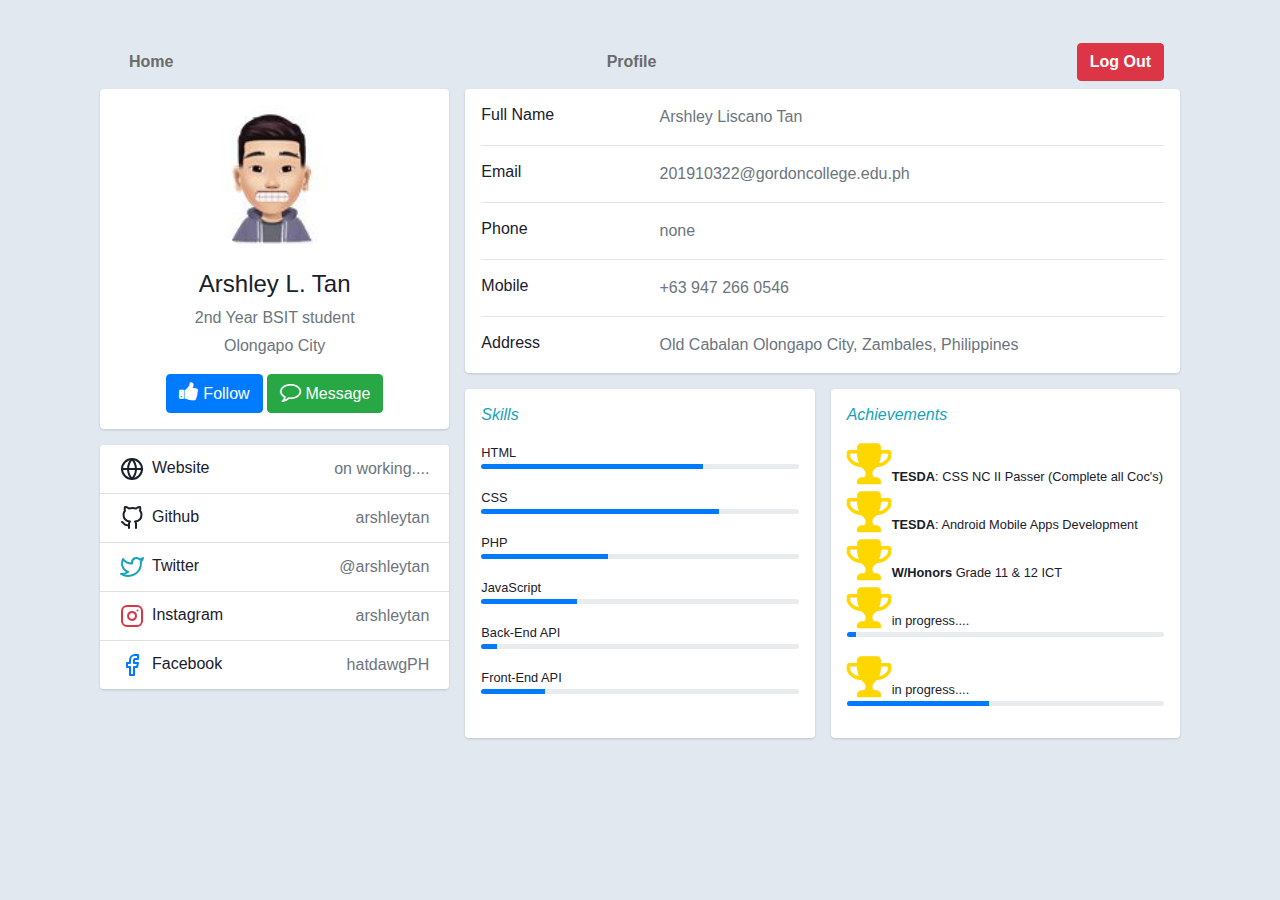
<file: index.html>
<!DOCTYPE html>
<html lang="en">
<head>
    <meta charset="utf-8">
    <title>My Profile</title>
    <meta name="viewport" content="width=device-width, initial-scale=1">
    <link href="https://netdna.bootstrapcdn.com/bootstrap/4.4.1/css/bootstrap.min.css" rel="stylesheet">
    <link href="https://cdnjs.cloudflare.com/ajax/libs/font-awesome/4.3.0/css/font-awesome.css" rel="stylesheet" type='text/css'>
  <link rel="stylesheet" href="profile.css">
</head>
<body>
<div class="container">
    <div class="main-body">
        <div class = "navbar">
            <div id = "home">
              <button class="btn btn-default" id = "home"><a href="#"><strong>Home</strong></a></button>
            </div>
            <div id = "profile">
              <button class="btn btn-default" id = "profile"><a href="#"><strong>Profile</strong></a></button>
            </div>
              <div id = "logout">
              <button class="btn btn-danger"><a href="#"><strong>Log Out</strong></a></button>
            </div>
        </div>
          <div class="row gutters-sm">
            <div class="col-md-4 mb-3">
              <div class="card">
                <div class="card-body">
                  <div class="d-flex flex-column align-items-center text-center">
                    <img src="photos/myimage.jpg" alt="Admin" class="rounded-circle" width="150">
                    <div class="mt-3">
                      <h4>Arshley L. Tan</h4>
                      <p class="text-secondary mb-1">2nd Year BSIT student</p>
                      <p class="text-muted font-size-sm">Olongapo City</p>
                      <button class="btn btn-primary"><i class="fa fa-thumbs-up" style="font-size:21px"></i> Follow</button>
                      <button class="btn btn-success"><i class="fa fa-comment-o" style="font-size:21px"></i>  Message</button>
                    </div>
                  </div>
                </div>
              </div>
              <div class="card mt-3">
                <ul class="list-group list-group-flush">
                  <li class="list-group-item d-flex justify-content-between align-items-center flex-wrap">
                    <h6 class="mb-0"><svg xmlns="https://www.w3.org/2000/svg" width="24" height="24" viewBox="0 0 24 24" fill="none" stroke="currentColor" stroke-width="2" stroke-linecap="round" stroke-linejoin="round" class="feather feather-globe mr-2 icon-inline"><circle cx="12" cy="12" r="10"></circle><line x1="2" y1="12" x2="22" y2="12"></line><path d="M12 2a15.3 15.3 0 0 1 4 10 15.3 15.3 0 0 1-4 10 15.3 15.3 0 0 1-4-10 15.3 15.3 0 0 1 4-10z"></path></svg>Website</h6>
                    <span class="text-secondary">on working....</span>
                  </li>
                  <li class="list-group-item d-flex justify-content-between align-items-center flex-wrap">
                    <h6 class="mb-0"><svg xmlns="https://www.w3.org/2000/svg" width="24" height="24" viewBox="0 0 24 24" fill="none" stroke="currentColor" stroke-width="2" stroke-linecap="round" stroke-linejoin="round" class="feather feather-github mr-2 icon-inline"><path d="M9 19c-5 1.5-5-2.5-7-3m14 6v-3.87a3.37 3.37 0 0 0-.94-2.61c3.14-.35 6.44-1.54 6.44-7A5.44 5.44 0 0 0 20 4.77 5.07 5.07 0 0 0 19.91 1S18.73.65 16 2.48a13.38 13.38 0 0 0-7 0C6.27.65 5.09 1 5.09 1A5.07 5.07 0 0 0 5 4.77a5.44 5.44 0 0 0-1.5 3.78c0 5.42 3.3 6.61 6.44 7A3.37 3.37 0 0 0 9 18.13V22"></path></svg>Github</h6>
                    <span class="text-secondary">arshleytan</span>
                  </li>
                  <li class="list-group-item d-flex justify-content-between align-items-center flex-wrap">
                    <h6 class="mb-0"><svg xmlns="http://www.w3.org/2000/svg" width="24" height="24" viewBox="0 0 24 24" fill="none" stroke="currentColor" stroke-width="2" stroke-linecap="round" stroke-linejoin="round" class="feather feather-twitter mr-2 icon-inline text-info"><path d="M23 3a10.9 10.9 0 0 1-3.14 1.53 4.48 4.48 0 0 0-7.86 3v1A10.66 10.66 0 0 1 3 4s-4 9 5 13a11.64 11.64 0 0 1-7 2c9 5 20 0 20-11.5a4.5 4.5 0 0 0-.08-.83A7.72 7.72 0 0 0 23 3z"></path></svg>Twitter</h6>
                    <span class="text-secondary">@arshleytan</span>
                  </li>
                  <li class="list-group-item d-flex justify-content-between align-items-center flex-wrap">
                    <h6 class="mb-0"><svg xmlns="https://www.w3.org/2000/svg" width="24" height="24" viewBox="0 0 24 24" fill="none" stroke="currentColor" stroke-width="2" stroke-linecap="round" stroke-linejoin="round" class="feather feather-instagram mr-2 icon-inline text-danger"><rect x="2" y="2" width="20" height="20" rx="5" ry="5"></rect><path d="M16 11.37A4 4 0 1 1 12.63 8 4 4 0 0 1 16 11.37z"></path><line x1="17.5" y1="6.5" x2="17.51" y2="6.5"></line></svg>Instagram</h6>
                    <span class="text-secondary">arshleytan</span>
                  </li>
                  <li class="list-group-item d-flex justify-content-between align-items-center flex-wrap">
                    <h6 class="mb-0"><svg xmlns="https://www.w3.org/2000/svg" width="24" height="24" viewBox="0 0 24 24" fill="none" stroke="currentColor" stroke-width="2" stroke-linecap="round" stroke-linejoin="round" class="feather feather-facebook mr-2 icon-inline text-primary"><path d="M18 2h-3a5 5 0 0 0-5 5v3H7v4h3v8h4v-8h3l1-4h-4V7a1 1 0 0 1 1-1h3z"></path></svg>Facebook</h6>
                    <span class="text-secondary">hatdawgPH</span>
                  </li>
                </ul>
              </div>
            </div>
            <div class="col-md-8">
              <div class="card mb-3">
                <div class="card-body">
                  <div class="row">
                    <div class="col-sm-3">
                      <h6 class="mb-0">Full Name</h6>
                    </div>
                    <div class="col-sm-9 text-secondary">
                      Arshley Liscano Tan
                    </div>
                  </div>
                  <hr>
                  <div class="row">
                    <div class="col-sm-3">
                      <h6 class="mb-0">Email</h6>
                    </div>
                    <div class="col-sm-9 text-secondary">
                      201910322@gordoncollege.edu.ph
                    </div>
                  </div>
                  <hr>
                  <div class="row">
                    <div class="col-sm-3">
                      <h6 class="mb-0">Phone</h6>
                    </div>
                    <div class="col-sm-9 text-secondary">
                        none
                    </div>
                  </div>
                  <hr>
                  <div class="row">
                    <div class="col-sm-3">
                      <h6 class="mb-0">Mobile</h6>
                    </div>
                    <div class="col-sm-9 text-secondary">
                        +63 947 266 0546
                    </div>
                  </div>
                  <hr>
                  <div class="row">
                    <div class="col-sm-3">
                      <h6 class="mb-0">Address</h6>
                    </div>
                    <div class="col-sm-9 text-secondary">
                      Old Cabalan Olongapo City, Zambales, Philippines
                    </div>
                  </div>
                </div>
              </div>
              <div class="row gutters-sm">
                <div class="col-sm-6 mb-3">
                  <div class="card h-100">
                    <div class="card-body">
                      <h6 class="d-flex align-items-center mb-3"><i class="material-icons text-info mr-2">Skills</i></h6>
                      <small>HTML</small>
                      <div class="progress mb-3" style="height: 5px">
                        <div class="progress-bar bg-primary" role="progressbar" style="width: 70%" aria-valuenow="80" aria-valuemin="0" aria-valuemax="100"></div>
                      </div>
                      <small>CSS</small>
                      <div class="progress mb-3" style="height: 5px">
                        <div class="progress-bar bg-primary" role="progressbar" style="width: 75%" aria-valuenow="72" aria-valuemin="0" aria-valuemax="100"></div>
                      </div>
                      <small>PHP</small>
                      <div class="progress mb-3" style="height: 5px">
                        <div class="progress-bar bg-primary" role="progressbar" style="width: 40%" aria-valuenow="89" aria-valuemin="0" aria-valuemax="100"></div>
                      </div>
                      <small>JavaScript</small>
                      <div class="progress mb-3" style="height: 5px">
                        <div class="progress-bar bg-primary" role="progressbar" style="width: 30%" aria-valuenow="55" aria-valuemin="0" aria-valuemax="100"></div>
                      </div>
                      <small>Back-End API</small>
                      <div class="progress mb-3" style="height: 5px">
                        <div class="progress-bar bg-primary" role="progressbar" style="width: 5%" aria-valuenow="55" aria-valuemin="0" aria-valuemax="100"></div>
                      </div>
                      <small>Front-End API</small>
                      <div class="progress mb-3" style="height: 5px">
                        <div class="progress-bar bg-primary" role="progressbar" style="width: 20%" aria-valuenow="66" aria-valuemin="0" aria-valuemax="100"></div>
                      </div>
                    </div>
                  </div>
                </div>
                <div class="col-sm-6 mb-3">
                  <div class="card h-100">
                    <div class="card-body">
                      <h6 class="d-flex align-items-center mb-3"><i class="material-icons text-info mr-2">Achievements</i></h6>
                      <i class="fa fa-trophy" style="font-size:48px;color:gold"></i><small><strong>TESDA</strong>: CSS NC II Passer (Complete all Coc's)</small><br>
                      <i class="fa fa-trophy" style="font-size:48px;color:gold"></i><small><strong>TESDA</strong>: Android Mobile Apps Development</small><br>
                      <i class="fa fa-trophy" style="font-size:48px;color:gold"></i><small><strong>W/Honors</strong> Grade 11 & 12 ICT</small><br>
                      <i class="fa fa-trophy" style="font-size:48px;color:gold"></i><small>in progress....</small><br>
                      <div class="progress mb-3" style="height: 5px">
                        <div class="progress-bar bg-primary" role="progressbar" style="width: 3%" aria-valuenow="66" aria-valuemin="0" aria-valuemax="100"></div>
                      </div>
                      <i class="fa fa-trophy" style="font-size:48px;color:gold"></i><small>in progress....</small><br>
                      <div class="progress mb-3" style="height: 5px">
                        <div class="progress-bar bg-primary" role="progressbar" style="width: 45%" aria-valuenow="66" aria-valuemin="0" aria-valuemax="100"></div>
                      </div>
                    </div>
                  </div>
                </div>
              </div>
            </div>
          </div>
        </div>
    </div>
<script src="https://code.jquery.com/jquery-1.10.2.min.js"></script>
<script src="https://netdna.bootstrapcdn.com/bootstrap/4.4.1/js/bootstrap.min.js"></script>
</body>
</html>
</file>
<file: profile.css>
body{
    margin-top:20px;
    color: #1a202c;
    text-align: left;
    background-color: #e2e8f0;    
}
.main-body {
    padding: 15px;
}
.card {
    box-shadow: 0 1px 3px 0 rgba(0,0,0,.1), 0 1px 2px 0 rgba(0,0,0,.06);
}

.card {
    position: relative;
    display: flex;
    flex-direction: column;
    min-width: 0;
    word-wrap: break-word;
    background-color: #fff;
    background-clip: border-box;
    border: 0 solid rgba(0,0,0,.125);
    border-radius: .25rem;
}

.card-body {
    flex: 1 1 auto;
    min-height: 1px;
    padding: 1rem;
}

.gutters-sm {
    margin-right: -8px;
    margin-left: -8px;
}

.gutters-sm>.col, .gutters-sm>[class*=col-] {
    padding-right: 8px;
    padding-left: 8px;
}
.mb-3, .my-3 {
    margin-bottom: 1rem!important;
}

.bg-gray-300 {
    background-color: #e2e8f0;
}
.h-100 {
    height: 100%!important;
}
.shadow-none {
    box-shadow: none!important;
}

 span,h6 {
    cursor: context-menu;
}



.navbar {
    background-color: none;
}

.navbar a {
    text-decoration: none;
    color: rgb(199, 199, 199);
}


#home a {
    color: rgb(107, 107, 107);
}

#home button:hover {
    background-color: #bdbfc2;
    transition: 0.4s;
    padding-right: 25px;
    padding-left: 25px;
    color: white;
}

#profile a{
    color: rgb(107, 107, 107);
}

#profile button:hover {
    background-color: #bdbfc2;
    transition: 0.4s;
    padding-right: 25px;
    padding-left: 25px;
    color: white;
}


#logout a {
    color: white;
}

#logout button:hover {
    transition: 0.4s;
    padding-right: 25px;
    padding-left: 25px;
}
</file>
